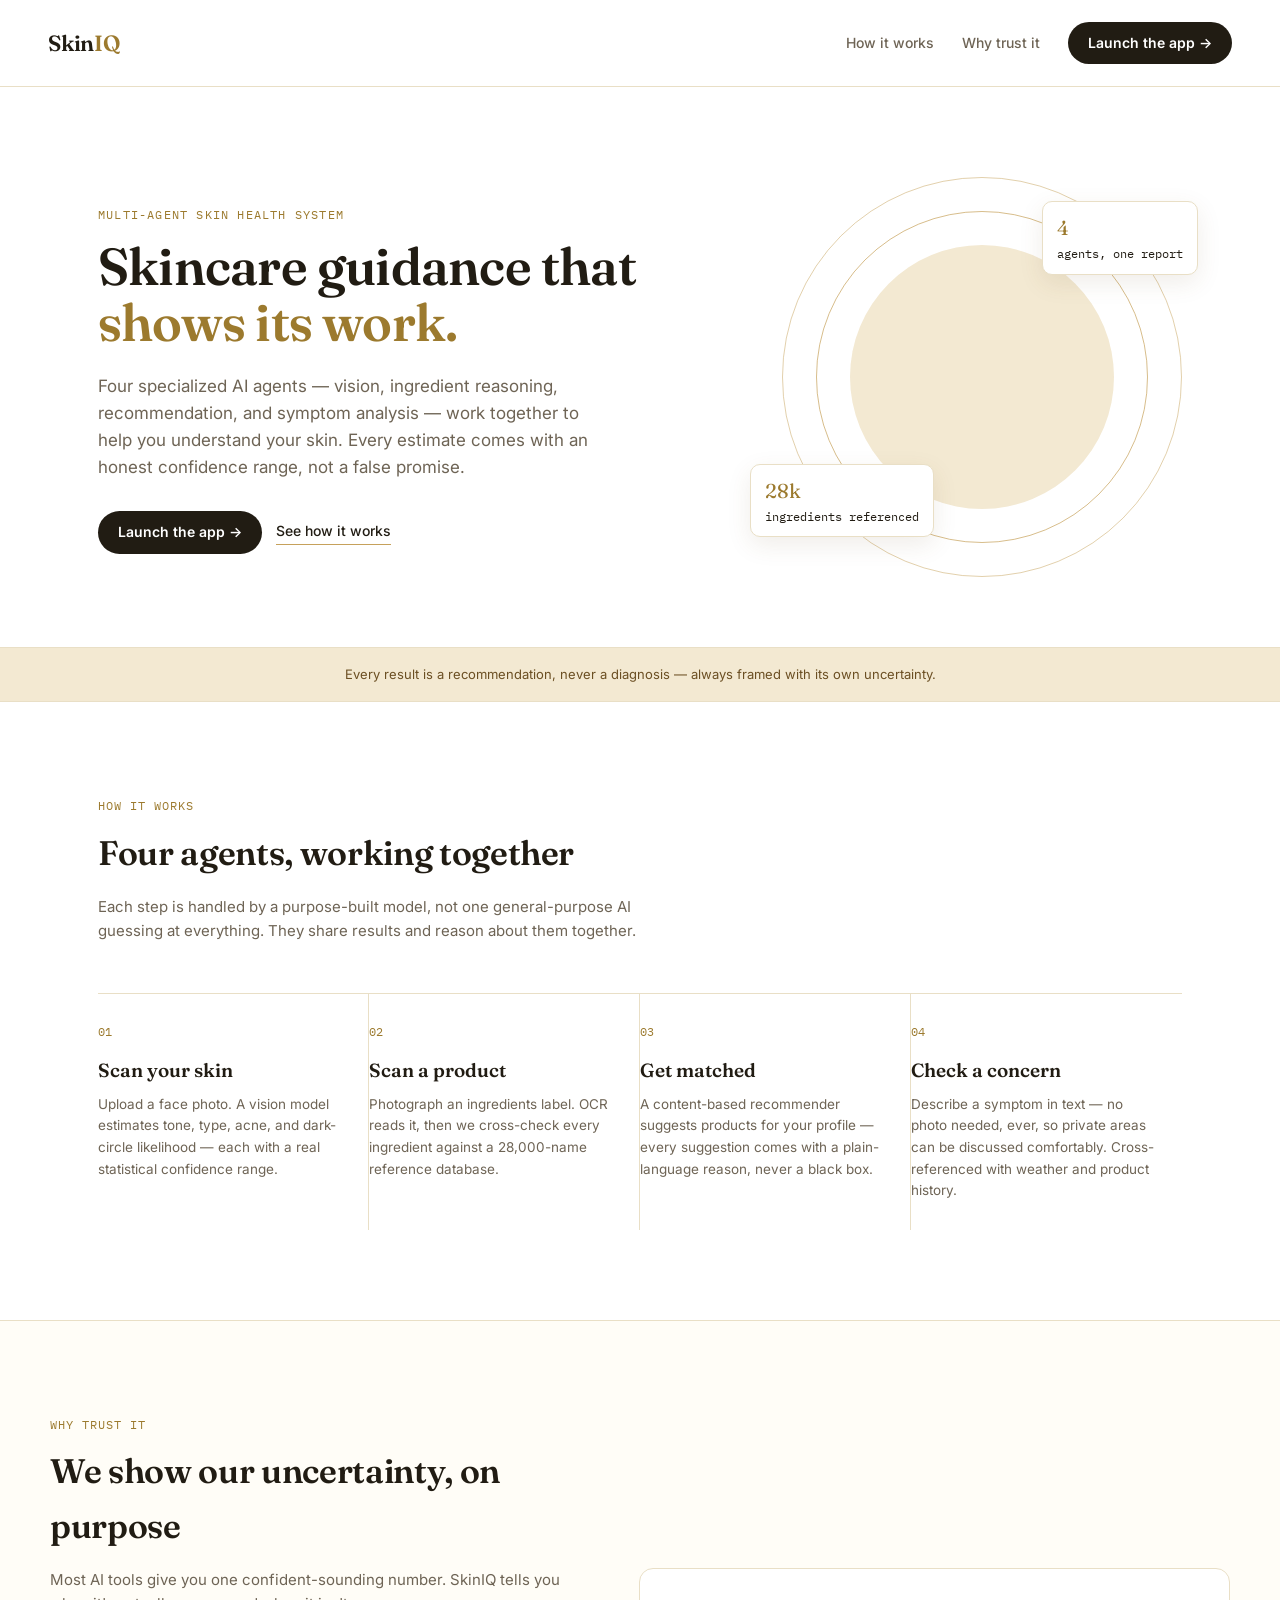
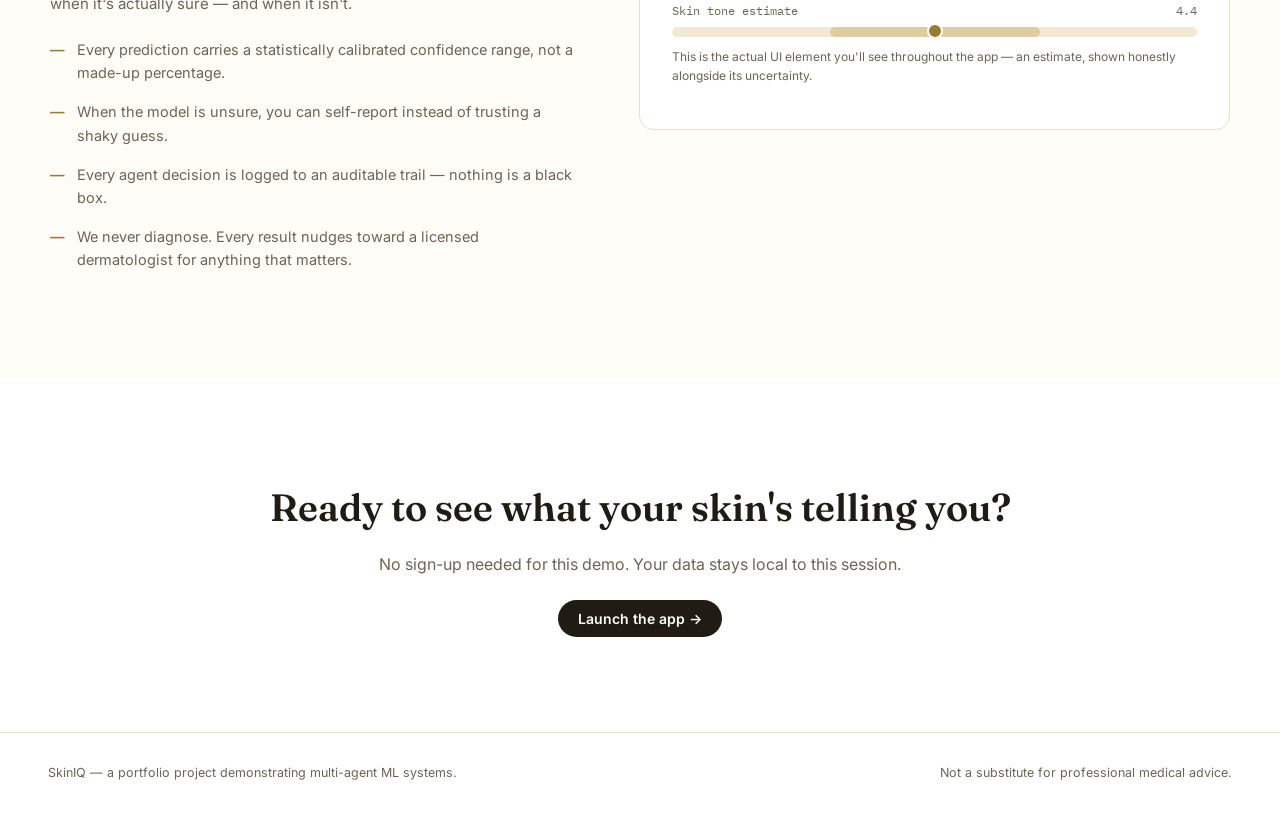
<file: frontend/index.html>
<!DOCTYPE html>
<html lang="en">
<head>
<meta charset="UTF-8">
<meta name="viewport" content="width=device-width, initial-scale=1.0">
<title>SkinIQ — A Trust-First Skin Health Advisor</title>
<link rel="preconnect" href="https://fonts.googleapis.com">
<link href="https://fonts.googleapis.com/css2?family=Fraunces:opsz,wght@9..144,400;9..144,600&family=Inter:wght@400;500;600&family=IBM+Plex+Mono:wght@400;500&display=swap" rel="stylesheet">
<link rel="stylesheet" href="styles.css">
</head>
<body>

<nav class="site-nav">
  <div class="wordmark">Skin<span>IQ</span></div>
  <div class="nav-links">
    <a href="#workflow">How it works</a>
    <a href="#trust">Why trust it</a>
    <a href="app.html" class="cta-btn">Launch the app &rarr;</a>
  </div>
</nav>

<section class="hero">
  <div class="hero-copy">
    <span class="hero-eyebrow">Multi-agent skin health system</span>
    <h1>Skincare guidance that <em>shows its work.</em></h1>
    <p class="lede">
      Four specialized AI agents — vision, ingredient reasoning, recommendation,
      and symptom analysis — work together to help you understand your skin.
      Every estimate comes with an honest confidence range, not a false promise.
    </p>
    <div class="hero-actions">
      <a href="app.html" class="cta-btn">Launch the app &rarr;</a>
      <a href="#workflow" class="secondary-link">See how it works</a>
    </div>
  </div>
  <div class="hero-visual">
    <div class="hero-ring"></div>
    <div class="hero-ring r2"></div>
    <div class="hero-ring r3"></div>
    <div class="hero-stat s1"><span class="val">4</span>agents, one report</div>
    <div class="hero-stat s2"><span class="val">28k</span>ingredients referenced</div>
  </div>
</section>

<div class="trust-strip">
  Every result is a recommendation, never a diagnosis — always framed with its own uncertainty.
</div>

<section class="workflow" id="workflow">
  <div class="section-head">
    <span class="eyebrow">How it works</span>
    <h2>Four agents, working together</h2>
    <p>Each step is handled by a purpose-built model, not one general-purpose AI guessing at everything. They share results and reason about them together.</p>
  </div>
  <div class="workflow-steps">
    <div class="workflow-step">
      <span class="num">01</span>
      <h3>Scan your skin</h3>
      <p>Upload a face photo. A vision model estimates tone, type, acne, and dark-circle likelihood — each with a real statistical confidence range.</p>
    </div>
    <div class="workflow-step">
      <span class="num">02</span>
      <h3>Scan a product</h3>
      <p>Photograph an ingredients label. OCR reads it, then we cross-check every ingredient against a 28,000-name reference database.</p>
    </div>
    <div class="workflow-step">
      <span class="num">03</span>
      <h3>Get matched</h3>
      <p>A content-based recommender suggests products for your profile — every suggestion comes with a plain-language reason, never a black box.</p>
    </div>
    <div class="workflow-step">
      <span class="num">04</span>
      <h3>Check a concern</h3>
      <p>Describe a symptom in text — no photo needed, ever, so private areas can be discussed comfortably. Cross-referenced with weather and product history.</p>
    </div>
  </div>
</section>

<section class="trust-explain" id="trust">
  <div class="trust-explain-inner">
    <div class="trust-explain-copy">
      <div class="section-head">
        <span class="eyebrow">Why trust it</span>
        <h2>We show our uncertainty, on purpose</h2>
        <p>Most AI tools give you one confident-sounding number. SkinIQ tells you when it's actually sure — and when it isn't.</p>
      </div>
      <ul class="trust-points">
        <li>Every prediction carries a statistically calibrated confidence range, not a made-up percentage.</li>
        <li>When the model is unsure, you can self-report instead of trusting a shaky guess.</li>
        <li>Every agent decision is logged to an auditable trail — nothing is a black box.</li>
        <li>We never diagnose. Every result nudges toward a licensed dermatologist for anything that matters.</li>
      </ul>
    </div>
    <div class="trust-explain-visual">
      <div class="demo-band">
        <div class="cb-label"><span>Skin tone estimate</span><span>4.4</span></div>
        <div class="cb-track">
          <div class="cb-range"></div>
          <div class="cb-point"></div>
        </div>
      </div>
      <p class="demo-band-caption">This is the actual UI element you'll see throughout the app — an estimate, shown honestly alongside its uncertainty.</p>
    </div>
  </div>
</section>

<section class="final-cta">
  <h2>Ready to see what your skin's telling you?</h2>
  <p>No sign-up needed for this demo. Your data stays local to this session.</p>
  <a href="app.html" class="cta-btn">Launch the app &rarr;</a>
</section>

<footer class="site-footer">
  <span>SkinIQ — a portfolio project demonstrating multi-agent ML systems.</span>
  <span>Not a substitute for professional medical advice.</span>
</footer>

</body>
</html>
</file>
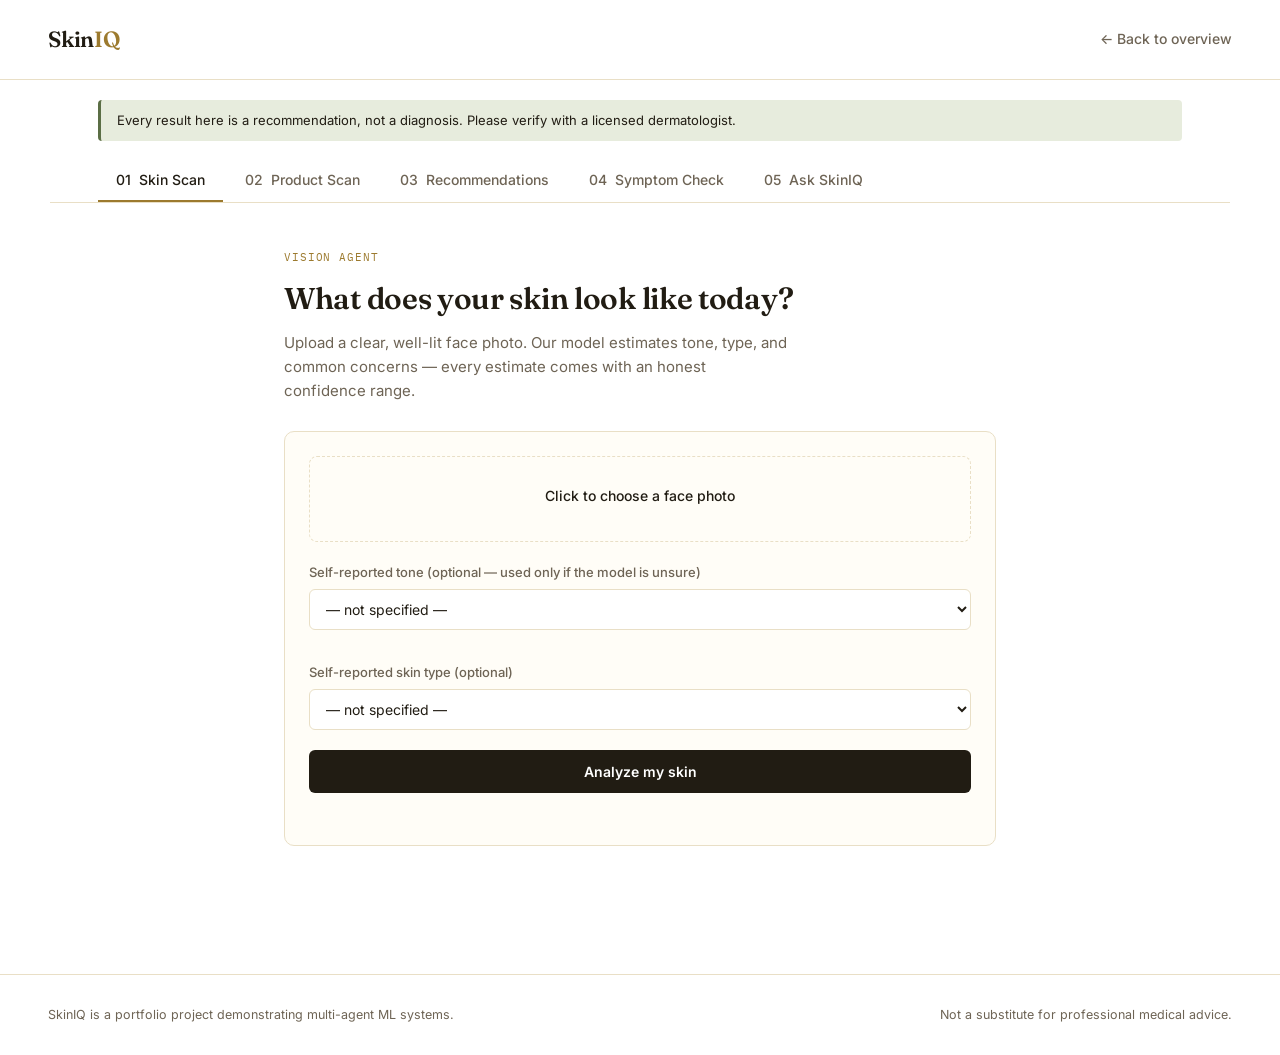
<file: frontend/app.html>
<!DOCTYPE html>
<html lang="en">
<head>
<meta charset="UTF-8">
<meta name="viewport" content="width=device-width, initial-scale=1.0">
<title>SkinIQ — App</title>
<link rel="preconnect" href="https://fonts.googleapis.com">
<link href="https://fonts.googleapis.com/css2?family=Fraunces:opsz,wght@9..144,400;9..144,600&family=Inter:wght@400;500;600&family=IBM+Plex+Mono:wght@400;500&display=swap" rel="stylesheet">
<link rel="stylesheet" href="styles.css">
</head>
<body>

<nav class="site-nav">
  <a href="index.html" class="wordmark" style="text-decoration:none;">Skin<span>IQ</span></a>
  <div class="nav-links">
    <a href="index.html">&larr; Back to overview</a>
  </div>
</nav>

<div class="app-disclaimer-bar">
  Every result here is a recommendation, not a diagnosis. Please verify with a licensed dermatologist.
</div>

<nav class="tabs">
  <button class="tab active" data-tab="scan">01 &nbsp;Skin Scan</button>
  <button class="tab" data-tab="product">02 &nbsp;Product Scan</button>
  <button class="tab" data-tab="recommend">03 &nbsp;Recommendations</button>
  <button class="tab" data-tab="symptom">04 &nbsp;Symptom Check</button>
  <button class="tab" data-tab="chatbot">05 &nbsp;Ask SkinIQ</button>
</nav>

<main class="app-main">

  <!-- SKIN SCAN -->
  <section id="scan" class="panel active">
    <div class="panel-head">
      <span class="eyebrow">Vision Agent</span>
      <h1>What does your skin look like today?</h1>
      <p class="sub">Upload a clear, well-lit face photo. Our model estimates tone, type, and common concerns — every estimate comes with an honest confidence range.</p>
    </div>

    <div class="card">
      <label class="dropzone" id="scanDropzone">
        <input type="file" id="scanFile" accept="image/*" hidden>
        <span class="dz-label">Click to choose a face photo</span>
        <span class="dz-filename" id="scanFilename"></span>
      </label>

      <div class="self-report">
        <div class="field">
          <label>Self-reported tone (optional — used only if the model is unsure)</label>
          <select id="toneCategory">
            <option value="">— not specified —</option>
            <option value="bright">Bright</option>
            <option value="mid">Mid</option>
            <option value="brown">Brown</option>
            <option value="black">Black</option>
          </select>
        </div>
        <div class="field">
          <label>Self-reported skin type (optional)</label>
          <select id="skinTypeSelfReport">
            <option value="">— not specified —</option>
            <option value="oily">Oily</option>
            <option value="dry">Dry</option>
            <option value="normal">Normal</option>
          </select>
        </div>
      </div>

      <button class="primary-btn" id="scanSubmit">Analyze my skin</button>
      <div class="status" id="scanStatus"></div>
    </div>

    <div class="results" id="scanResults"></div>
  </section>

  <!-- PRODUCT SCAN -->
  <section id="product" class="panel">
    <div class="panel-head">
      <span class="eyebrow">OCR + Ingredient Agent</span>
      <h1>What's actually in this product?</h1>
      <p class="sub">Photograph the ingredients label. We read it, cross-check against a 28,000-name ingredient database, and flag anything worth knowing.</p>
    </div>

    <div class="card">
      <label class="dropzone" id="productDropzone">
        <input type="file" id="productFile" accept="image/*" hidden>
        <span class="dz-label">Click to choose a label photo</span>
        <span class="dz-filename" id="productFilename"></span>
      </label>

      <div class="field">
        <label>Your skin type (optional — personalizes the risk flags)</label>
        <select id="productSkinType">
          <option value="">— not specified —</option>
          <option value="oily">Oily</option>
          <option value="dry">Dry</option>
          <option value="normal">Normal</option>
        </select>
      </div>

      <button class="primary-btn" id="productSubmit">Scan label</button>
      <div class="status" id="productStatus"></div>
    </div>

    <div class="results" id="productResults"></div>
  </section>

  <!-- RECOMMENDATIONS -->
  <section id="recommend" class="panel">
    <div class="panel-head">
      <span class="eyebrow">Recommendation Agent</span>
      <h1>What should you actually use?</h1>
      <p class="sub">Content-based matching — every suggestion comes with a plain-language reason, not a black-box score.</p>
    </div>

    <div class="card">
      <div class="self-report">
        <div class="field">
          <label>Skin type</label>
          <select id="recSkinType">
            <option value="oily">Oily</option>
            <option value="dry">Dry</option>
            <option value="normal">Normal</option>
          </select>
        </div>
        <div class="field">
          <label>Acne concern level</label>
          <input type="range" id="recAcne" min="0" max="1" step="0.1" value="0">
          <span class="range-val" id="recAcneVal">0.0</span>
        </div>
        <div class="field">
          <label>Dark circle concern level</label>
          <input type="range" id="recDark" min="0" max="1" step="0.1" value="0">
          <span class="range-val" id="recDarkVal">0.0</span>
        </div>
      </div>
      <button class="primary-btn" id="recSubmit">Get recommendations</button>
      <div class="status" id="recStatus"></div>
    </div>

    <div class="results" id="recResults"></div>
  </section>

  <!-- SYMPTOM CHECK -->
  <section id="symptom" class="panel">
    <div class="panel-head">
      <span class="eyebrow">Symptom Agent</span>
      <h1>Something feels off?</h1>
      <p class="sub">Text only — no photo required, ever. Safe to describe concerns anywhere on the body, including private areas.</p>
    </div>

    <div class="card">
      <div class="field">
        <label>Where on the body?</label>
        <input type="text" id="symBodyArea" placeholder="e.g. forearm, inner thigh, scalp">
      </div>
      <div class="field">
        <label>How many days has this been going on?</label>
        <input type="number" id="symDuration" min="0" value="1">
      </div>
      <div class="field">
        <label>Describe what you're noticing</label>
        <textarea id="symText" rows="3" placeholder="e.g. itchy red patches, started after using a new lotion"></textarea>
      </div>
      <div class="field">
        <label>Severity (1 = mild, 5 = severe)</label>
        <input type="range" id="symSeverity" min="1" max="5" step="1" value="2">
        <span class="range-val" id="symSeverityVal">2</span>
      </div>
      <div class="field">
        <label>Recent products used (comma-separated, optional)</label>
        <input type="text" id="symProducts" placeholder="e.g. Nivea Shea Smooth Body Lotion">
      </div>
      <div class="field">
        <label>Your skin type (optional — enables a proactive avoidance list)</label>
        <select id="symSkinType">
          <option value="">— not specified —</option>
          <option value="oily">Oily</option>
          <option value="dry">Dry</option>
          <option value="normal">Normal</option>
        </select>
      </div>

      <label class="checkbox-row">
        <input type="checkbox" id="symUseLocation">
        Use my location for weather/UV and local trend context (optional)
      </label>

      <label class="checkbox-row">
        <input type="checkbox" id="symOtcAck">
        I understand OTC suggestions are general education, not a prescription, and I'll confirm with a dermatologist/pharmacist before using anything
      </label>

      <button class="primary-btn" id="symSubmit">Get analysis</button>
      <div class="status" id="symStatus"></div>
    </div>

    <div class="results" id="symResults"></div>

    <div class="card" style="margin-top:28px;">
      <h3 style="font-family:var(--font-display); font-size:18px; margin-top:0;">Check your recent products, one by one</h3>
      <p class="sub" style="margin-bottom:18px;">Upload photos of products you've recently used. We'll scan each and flag anything that doesn't suit your skin type.</p>
      <label class="dropzone" id="batchDropzone">
        <input type="file" id="batchFile" accept="image/*" hidden>
        <span class="dz-label">Click to add a product photo</span>
        <span class="dz-filename" id="batchFilename"></span>
      </label>
      <div class="status" id="batchStatus"></div>
      <div class="results" id="batchResults"></div>
    </div>
  </section>


  <!-- CHATBOT -->
  <section id="chatbot" class="panel">
    <div class="panel-head">
      <span class="eyebrow">Chat Agent — powered by Groq</span>
      <h1>Ask SkinIQ anything skincare</h1>
      <p class="sub">General questions about oily/dry/normal skin, acne, ingredients, sun care, and everyday routines. Not a replacement for a dermatologist.</p>
    </div>

    <div class="card">
      <div id="chatMessages" style="display:flex; flex-direction:column; gap:12px; max-height:420px; overflow-y:auto; margin-bottom:16px; padding-right:4px;"></div>
      <div style="display:flex; gap:10px;">
        <input type="text" id="chatInput" placeholder="e.g. how do I deal with oily skin?" style="flex:1; padding:10px 12px; border:1px solid var(--line); border-radius:6px; font-family:var(--font-body); font-size:14px;">
        <button class="primary-btn" id="chatSend" style="width:auto; padding:10px 22px;">Send</button>
      </div>
      <div class="status" id="chatStatus"></div>
    </div>
  </section>

</main>

<footer class="site-footer">
  <span>SkinIQ is a portfolio project demonstrating multi-agent ML systems.</span>
  <span>Not a substitute for professional medical advice.</span>
</footer>

<script src="app.js"></script>
</body>
</html>
</file>
<file: frontend/styles.css>
/* ============================================
   SkinIQ Design System v2 — Gold & White
   Palette: warm white base, champagne gold primary, deep bronze accent,
   warm ink text. Semantic colors (olive/amber/brick) carry through for
   risk states so the functional UI stays legible against the gold theme.
   Type: Fraunces (display) / Inter (body) / IBM Plex Mono (data)
   Signature: the "confidence band" -- an estimate + its honest uncertainty
   range, rendered in gold, reused everywhere a number appears.
   ============================================ */

:root {
  --white: #FFFFFF;
  --paper: #FFFDF7;
  --ink: #211C13;
  --ink-soft: #6E6455;
  --gold: #C6A15B;
  --gold-deep: #9C7A2E;
  --gold-pale: #F3E9D2;
  --bronze: #6B4F23;
  --line: #E9DFC6;

  --olive: #5B6E45;
  --olive-soft: #E7ECDD;
  --amber: #B8791A;
  --amber-soft: #F5E4C6;
  --brick: #9B3B32;
  --brick-soft: #F1DBD7;

  --font-display: 'Fraunces', serif;
  --font-body: 'Inter', sans-serif;
  --font-mono: 'IBM Plex Mono', monospace;
}

* { box-sizing: border-box; }
html { scroll-behavior: smooth; }

body {
  margin: 0;
  background: var(--white);
  color: var(--ink);
  font-family: var(--font-body);
  line-height: 1.6;
}

a { color: inherit; }

/* ---------- Shared nav ---------- */
.site-nav {
  display: flex;
  align-items: center;
  justify-content: space-between;
  padding: 22px 48px;
  border-bottom: 1px solid var(--line);
  position: sticky;
  top: 0;
  background: rgba(255,255,255,0.92);
  backdrop-filter: blur(6px);
  z-index: 20;
}
.site-nav .wordmark {
  font-family: var(--font-display);
  font-size: 22px;
  font-weight: 600;
  letter-spacing: -0.01em;
}
.site-nav .wordmark span { color: var(--gold-deep); }
.site-nav .nav-links {
  display: flex;
  align-items: center;
  gap: 28px;
  font-size: 14px;
  font-weight: 500;
}
.site-nav .nav-links a { text-decoration: none; color: var(--ink-soft); }
.site-nav .nav-links a:hover { color: var(--ink); }
.cta-btn {
  background: var(--ink);
  color: var(--white) !important;
  padding: 10px 20px;
  border-radius: 30px;
  text-decoration: none;
  font-size: 14px;
  font-weight: 600;
  transition: background 0.15s;
}
.cta-btn:hover { background: var(--gold-deep); }

/* ============================================
   LANDING PAGE
   ============================================ */

.hero {
  display: flex;
  align-items: center;
  gap: 60px;
  padding: 90px 48px 70px;
  max-width: 1180px;
  margin: 0 auto;
}
.hero-copy { flex: 1.1; }
.hero-eyebrow {
  font-family: var(--font-mono);
  font-size: 12px;
  letter-spacing: 0.1em;
  text-transform: uppercase;
  color: var(--gold-deep);
  margin-bottom: 14px;
  display: inline-block;
}
.hero h1 {
  font-family: var(--font-display);
  font-size: 52px;
  line-height: 1.08;
  font-weight: 600;
  letter-spacing: -0.015em;
  margin: 0 0 22px;
}
.hero h1 em { color: var(--gold-deep); font-style: normal; }
.hero p.lede {
  font-size: 17px;
  color: var(--ink-soft);
  max-width: 46ch;
  margin: 0 0 30px;
}
.hero-actions { display: flex; gap: 14px; align-items: center; }
.hero-actions .secondary-link { font-size: 14px; font-weight: 500; text-decoration: none; color: var(--ink); border-bottom: 1px solid var(--gold); padding-bottom: 2px; }

.hero-visual {
  flex: 1;
  position: relative;
  aspect-ratio: 1/1;
  max-width: 400px;
  margin: 0 auto;
}
.hero-ring {
  position: absolute;
  inset: 0;
  border-radius: 50%;
  border: 1.5px solid var(--gold);
  opacity: 0.5;
}
.hero-ring.r2 { inset: 34px; opacity: 0.7; }
.hero-ring.r3 { inset: 68px; opacity: 1; background: var(--gold-pale); border: none; }
.hero-stat {
  position: absolute;
  background: var(--white);
  border: 1px solid var(--line);
  border-radius: 10px;
  padding: 10px 14px;
  box-shadow: 0 8px 24px rgba(108, 79, 35, 0.1);
  font-family: var(--font-mono);
  font-size: 12px;
}
.hero-stat .val { font-family: var(--font-display); font-size: 20px; color: var(--gold-deep); display: block; }
.hero-stat.s1 { top: 6%; right: -4%; }
.hero-stat.s2 { bottom: 10%; left: -8%; }

/* ---------- Trust strip ---------- */
.trust-strip {
  border-top: 1px solid var(--line);
  border-bottom: 1px solid var(--line);
  background: var(--gold-pale);
  padding: 16px 48px;
  text-align: center;
  font-size: 13px;
  color: var(--bronze);
}

/* ---------- How it works ---------- */
.workflow {
  max-width: 1180px;
  margin: 0 auto;
  padding: 90px 48px;
}
.section-head { max-width: 60ch; margin-bottom: 50px; }
.section-head .eyebrow {
  font-family: var(--font-mono);
  font-size: 12px;
  letter-spacing: 0.08em;
  text-transform: uppercase;
  color: var(--gold-deep);
}
.section-head h2 {
  font-family: var(--font-display);
  font-size: 34px;
  font-weight: 600;
  margin: 8px 0 10px;
  letter-spacing: -0.01em;
}
.section-head p { color: var(--ink-soft); font-size: 15px; }

.workflow-steps {
  display: grid;
  grid-template-columns: repeat(4, 1fr);
  gap: 0;
  border-top: 1px solid var(--line);
}
.workflow-step {
  padding: 28px 24px 28px 0;
  border-right: 1px solid var(--line);
}
.workflow-step:last-child { border-right: none; }
.workflow-step .num {
  font-family: var(--font-mono);
  font-size: 12px;
  color: var(--gold-deep);
  display: block;
  margin-bottom: 14px;
}
.workflow-step h3 {
  font-family: var(--font-display);
  font-size: 19px;
  margin: 0 0 8px;
  font-weight: 600;
}
.workflow-step p { font-size: 13.5px; color: var(--ink-soft); margin: 0; }

/* ---------- Trust / confidence explainer ---------- */
.trust-explain {
  background: var(--paper);
  padding: 90px 48px;
  border-top: 1px solid var(--line);
}
.trust-explain-inner {
  max-width: 1180px;
  margin: 0 auto;
  display: flex;
  gap: 64px;
  align-items: center;
}
.trust-explain .section-head { margin-bottom: 22px; }
.trust-explain-copy { flex: 1; }
.trust-explain-visual { flex: 1; background: var(--white); border: 1px solid var(--line); border-radius: 14px; padding: 32px; }

.demo-band .cb-label { display:flex; justify-content:space-between; font-family: var(--font-mono); font-size: 12px; color: var(--ink-soft); margin-bottom:6px; }
.demo-band .cb-track { position: relative; height: 10px; background: var(--gold-pale); border-radius: 5px; }
.demo-band .cb-range { position: absolute; top:0; bottom:0; left: 30%; width: 40%; background: var(--gold); opacity: 0.4; border-radius: 5px; }
.demo-band .cb-point { position: absolute; top: -4px; left: 50%; width: 16px; height:16px; background: var(--gold-deep); border: 2px solid var(--white); border-radius: 50%; transform: translateX(-50%); }
.demo-band-caption { font-size: 12px; color: var(--ink-soft); margin-top: 10px; }

.trust-points { list-style: none; padding: 0; margin: 22px 0 0; }
.trust-points li { display: flex; gap: 12px; margin-bottom: 16px; font-size: 14.5px; color: var(--ink-soft); }
.trust-points li::before { content: "—"; color: var(--gold-deep); font-weight: 600; }

/* ---------- Final CTA ---------- */
.final-cta {
  text-align: center;
  padding: 100px 48px;
}
.final-cta h2 {
  font-family: var(--font-display);
  font-size: 38px;
  font-weight: 600;
  margin: 0 0 14px;
}
.final-cta p { color: var(--ink-soft); margin: 0 0 28px; }

footer.site-footer {
  border-top: 1px solid var(--line);
  padding: 30px 48px;
  display: flex;
  justify-content: space-between;
  font-size: 12.5px;
  color: var(--ink-soft);
}

/* ============================================
   APP PAGE (functional tool)
   ============================================ */

.app-disclaimer-bar {
  margin: 20px 48px 0;
  padding: 10px 16px;
  background: var(--olive-soft);
  border-left: 3px solid var(--olive);
  border-radius: 4px;
  font-size: 13px;
  color: var(--ink);
  max-width: 1084px;
  margin-left: auto;
  margin-right: auto;
}

.tabs {
  display: flex;
  gap: 4px;
  padding: 18px 48px 0;
  max-width: 1180px;
  margin: 0 auto;
  border-bottom: 1px solid var(--line);
}
.tab {
  font-family: var(--font-body);
  font-size: 14px;
  font-weight: 500;
  padding: 12px 18px;
  background: none;
  border: none;
  border-bottom: 2px solid transparent;
  color: var(--ink-soft);
  cursor: pointer;
}
.tab.active { color: var(--ink); border-bottom: 2px solid var(--gold-deep); }
.tab:hover { color: var(--ink); }

main.app-main { max-width: 760px; margin: 0 auto; padding: 40px 24px 100px; }
.panel { display: none; }
.panel.active { display: block; animation: fadein 0.25s ease; }
@keyframes fadein { from { opacity: 0; transform: translateY(4px); } to { opacity: 1; transform: translateY(0); } }

.eyebrow {
  font-family: var(--font-mono);
  font-size: 11px;
  letter-spacing: 0.08em;
  text-transform: uppercase;
  color: var(--gold-deep);
}
.panel-head h1 {
  font-family: var(--font-display);
  font-size: 30px;
  font-weight: 600;
  margin: 6px 0 8px;
  letter-spacing: -0.01em;
}
.panel-head .sub { color: var(--ink-soft); font-size: 15px; max-width: 56ch; margin: 0 0 28px; }

.card { background: var(--paper); border: 1px solid var(--line); border-radius: 10px; padding: 24px; }

.dropzone {
  display: flex; flex-direction: column; align-items: center; gap: 6px;
  padding: 28px; border: 1.5px dashed var(--line); border-radius: 8px;
  cursor: pointer; margin-bottom: 20px; text-align: center;
}
.dropzone:hover { border-color: var(--gold); background: var(--gold-pale); }
.dz-label { font-size: 14px; font-weight: 500; }
.dz-filename { font-family: var(--font-mono); font-size: 12px; color: var(--ink-soft); }

.field { margin-bottom: 16px; }
.field label { display: block; font-size: 13px; font-weight: 500; margin-bottom: 6px; color: var(--ink-soft); }
.field input[type="text"], .field input[type="number"], .field select, .field textarea {
  width: 100%; padding: 10px 12px; border: 1px solid var(--line); border-radius: 6px;
  font-family: var(--font-body); font-size: 14px; background: var(--white); color: var(--ink);
}
.field input[type="range"] { width: 80%; vertical-align: middle; accent-color: var(--gold-deep); }
.range-val { font-family: var(--font-mono); font-size: 13px; color: var(--gold-deep); }

.self-report { display: grid; gap: 16px; margin-bottom: 4px; }
.checkbox-row { display: flex; align-items: center; gap: 8px; font-size: 13px; color: var(--ink-soft); margin-bottom: 16px; cursor: pointer; }

.primary-btn {
  width: 100%; padding: 13px; background: var(--ink); color: white; border: none;
  border-radius: 6px; font-family: var(--font-body); font-weight: 600; font-size: 14px;
  cursor: pointer; transition: background 0.15s;
}
.primary-btn:hover { background: var(--gold-deep); }
.primary-btn:disabled { background: var(--ink-soft); cursor: wait; }

.status { font-size: 13px; color: var(--ink-soft); margin-top: 10px; min-height: 18px; }
.status.error { color: var(--brick); }

.results { margin-top: 28px; display: grid; gap: 16px; }
.result-card { background: var(--paper); border: 1px solid var(--line); border-radius: 10px; padding: 20px; }
.result-card h3 { font-family: var(--font-display); font-size: 17px; margin: 0 0 12px; }

.confidence-band { margin: 10px 0 14px; }
.confidence-band .cb-label { display: flex; justify-content: space-between; font-family: var(--font-mono); font-size: 12px; color: var(--ink-soft); margin-bottom: 5px; }
.confidence-band .cb-track { position: relative; height: 8px; background: var(--gold-pale); border-radius: 4px; overflow: visible; }
.confidence-band .cb-range { position: absolute; top: 0; bottom: 0; background: var(--gold); opacity: 0.45; border-radius: 4px; }
.confidence-band .cb-point { position: absolute; top: -3px; width: 14px; height: 14px; background: var(--gold-deep); border: 2px solid var(--paper); border-radius: 50%; transform: translateX(-50%); }

.badge { display: inline-block; font-family: var(--font-mono); font-size: 11px; padding: 3px 8px; border-radius: 4px; margin: 2px 4px 2px 0; }
.badge.ok { background: var(--olive-soft); color: var(--olive); }
.badge.warn { background: var(--amber-soft); color: var(--amber); }
.badge.risk { background: var(--brick-soft); color: var(--brick); }

.flag-list { margin: 10px 0 0; padding-left: 18px; font-size: 14px; }
.flag-list li { margin-bottom: 6px; }

.ingredient-row { display: flex; justify-content: space-between; align-items: center; padding: 8px 0; border-bottom: 1px solid var(--line); font-size: 14px; }
.ingredient-row:last-child { border-bottom: none; }

.urgency-banner { padding: 12px 16px; border-radius: 6px; font-size: 14px; font-weight: 500; margin-bottom: 14px; }
.urgency-banner.routine { background: var(--olive-soft); color: var(--olive); }
.urgency-banner.prompt { background: var(--amber-soft); color: var(--amber); }
.urgency-banner.urgent { background: var(--brick-soft); color: var(--brick); }

.disclaimer-note { font-size: 12px; color: var(--ink-soft); margin-top: 12px; font-style: italic; }
.buy-links a { font-size: 12px; color: var(--gold-deep); text-decoration: none; margin-right: 12px; }
.buy-links a:hover { text-decoration: underline; }

@media (max-width: 860px) {
  .hero { flex-direction: column; padding: 60px 24px; }
  .workflow-steps { grid-template-columns: 1fr; }
  .workflow-step { border-right: none; border-bottom: 1px solid var(--line); padding: 24px 0; }
  .trust-explain-inner { flex-direction: column; }
  .site-nav { padding: 16px 24px; }
  .workflow, .trust-explain, .final-cta { padding-left: 24px; padding-right: 24px; }
}
</file>
